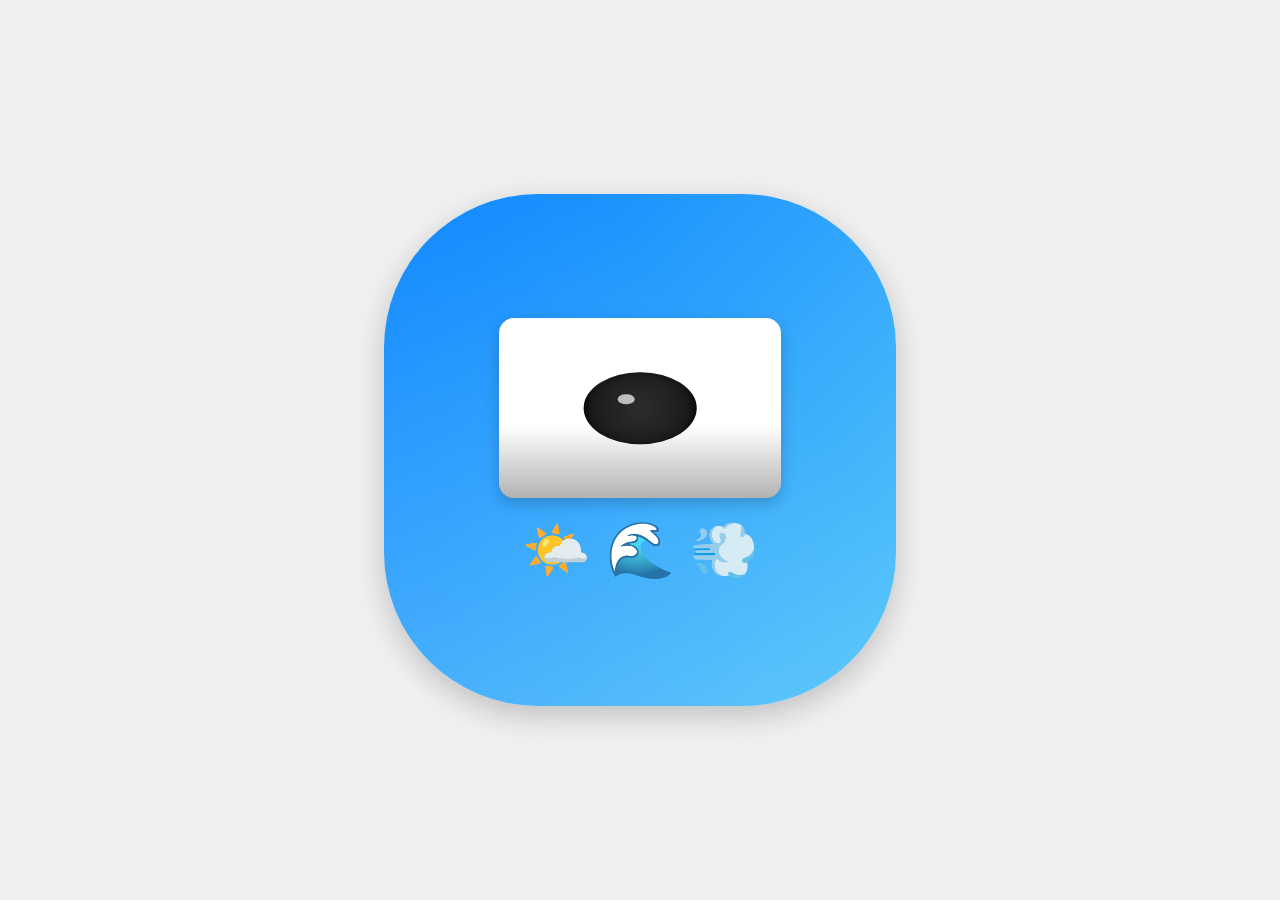
<file: icons/icon-template.html>
<!DOCTYPE html>
<html lang="es">
<head>
    <meta charset="UTF-8">
    <meta name="viewport" content="width=device-width, initial-scale=1.0">
    <title>Icon Template - Gijón Live</title>
    <style>
        body {
            margin: 0;
            padding: 0;
            display: flex;
            align-items: center;
            justify-content: center;
            min-height: 100vh;
            background-color: #f0f0f0;
        }
        
        .icon-container {
            width: 512px;
            height: 512px;
            background: linear-gradient(135deg, #0a84ff, #5ac8fa);
            border-radius: 30%;
            display: flex;
            flex-direction: column;
            justify-content: center;
            align-items: center;
            box-shadow: 0 10px 30px rgba(0, 0, 0, 0.2);
            position: relative;
            overflow: hidden;
        }
        
        .icon-container::before {
            content: '';
            position: absolute;
            top: 0;
            left: 0;
            width: 100%;
            height: 100%;
            background: linear-gradient(45deg, rgba(255,255,255,0.1) 0%, rgba(255,255,255,0) 70%);
        }
        
        .webcam {
            width: 55%;
            height: 35%;
            background-color: #ffffff;
            border-radius: 15px;
            margin-bottom: 20px;
            position: relative;
            overflow: hidden;
            box-shadow: 0 5px 15px rgba(0, 0, 0, 0.2);
        }
        
        .webcam::after {
            content: '';
            position: absolute;
            top: 0;
            left: 0;
            width: 100%;
            height: 100%;
            background: linear-gradient(to bottom, rgba(0,0,0,0) 60%, rgba(0,0,0,0.3) 100%);
        }
        
        .webcam-lens {
            position: absolute;
            top: 50%;
            left: 50%;
            transform: translate(-50%, -50%);
            width: 40%;
            height: 40%;
            background: radial-gradient(circle, #2c2c2e 0%, #1c1c1e 70%, #000000 100%);
            border-radius: 50%;
            box-shadow: inset 0 0 10px rgba(0, 0, 0, 0.5);
        }
        
        .webcam-lens::before {
            content: '';
            position: absolute;
            top: 30%;
            left: 30%;
            width: 15%;
            height: 15%;
            background-color: rgba(255, 255, 255, 0.7);
            border-radius: 50%;
        }
        
        .weather-icons {
            display: flex;
            justify-content: center;
            align-items: center;
            gap: 15px;
        }
        
        .weather-icon {
            font-size: 55px;
            color: white;
        }
    </style>
</head>
<body>
    <div class="icon-container">
        <div class="webcam">
            <div class="webcam-lens"></div>
        </div>
        <div class="weather-icons">
            <div class="weather-icon">🌤️</div>
            <div class="weather-icon">🌊</div>
            <div class="weather-icon">💨</div>
        </div>
    </div>
</body>
</html>
</file>
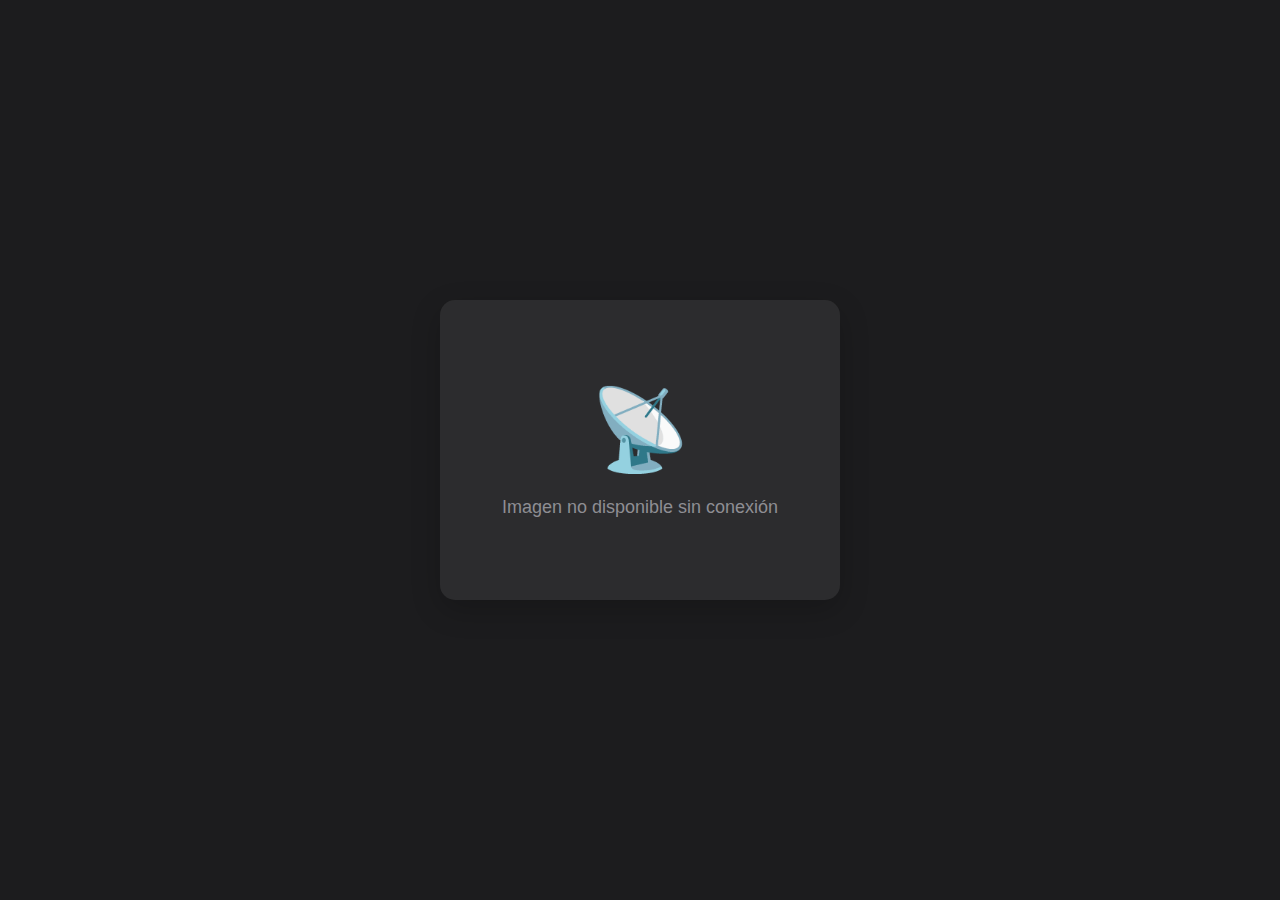
<file: icons/offline-image.html>
<!DOCTYPE html>
<html lang="es">
<head>
    <meta charset="UTF-8">
    <meta name="viewport" content="width=device-width, initial-scale=1.0">
    <title>Offline Image - Gijón Live</title>
    <style>
        body {
            margin: 0;
            padding: 0;
            display: flex;
            align-items: center;
            justify-content: center;
            min-height: 100vh;
            background-color: #1c1c1e;
        }
        
        .offline-image {
            width: 400px;
            height: 300px;
            background-color: #2c2c2e;
            border-radius: 15px;
            display: flex;
            flex-direction: column;
            justify-content: center;
            align-items: center;
            box-shadow: 0 10px 30px rgba(0, 0, 0, 0.2);
            position: relative;
        }
        
        .icon {
            font-size: 80px;
            margin-bottom: 20px;
            color: #8e8e93;
        }
        
        .text {
            font-family: -apple-system, BlinkMacSystemFont, 'SF Pro Display', sans-serif;
            font-size: 18px;
            color: #8e8e93;
            text-align: center;
        }
    </style>
</head>
<body>
    <div class="offline-image">
        <div class="icon">📡</div>
        <div class="text">Imagen no disponible sin conexión</div>
    </div>
</body>
</html>
</file>
